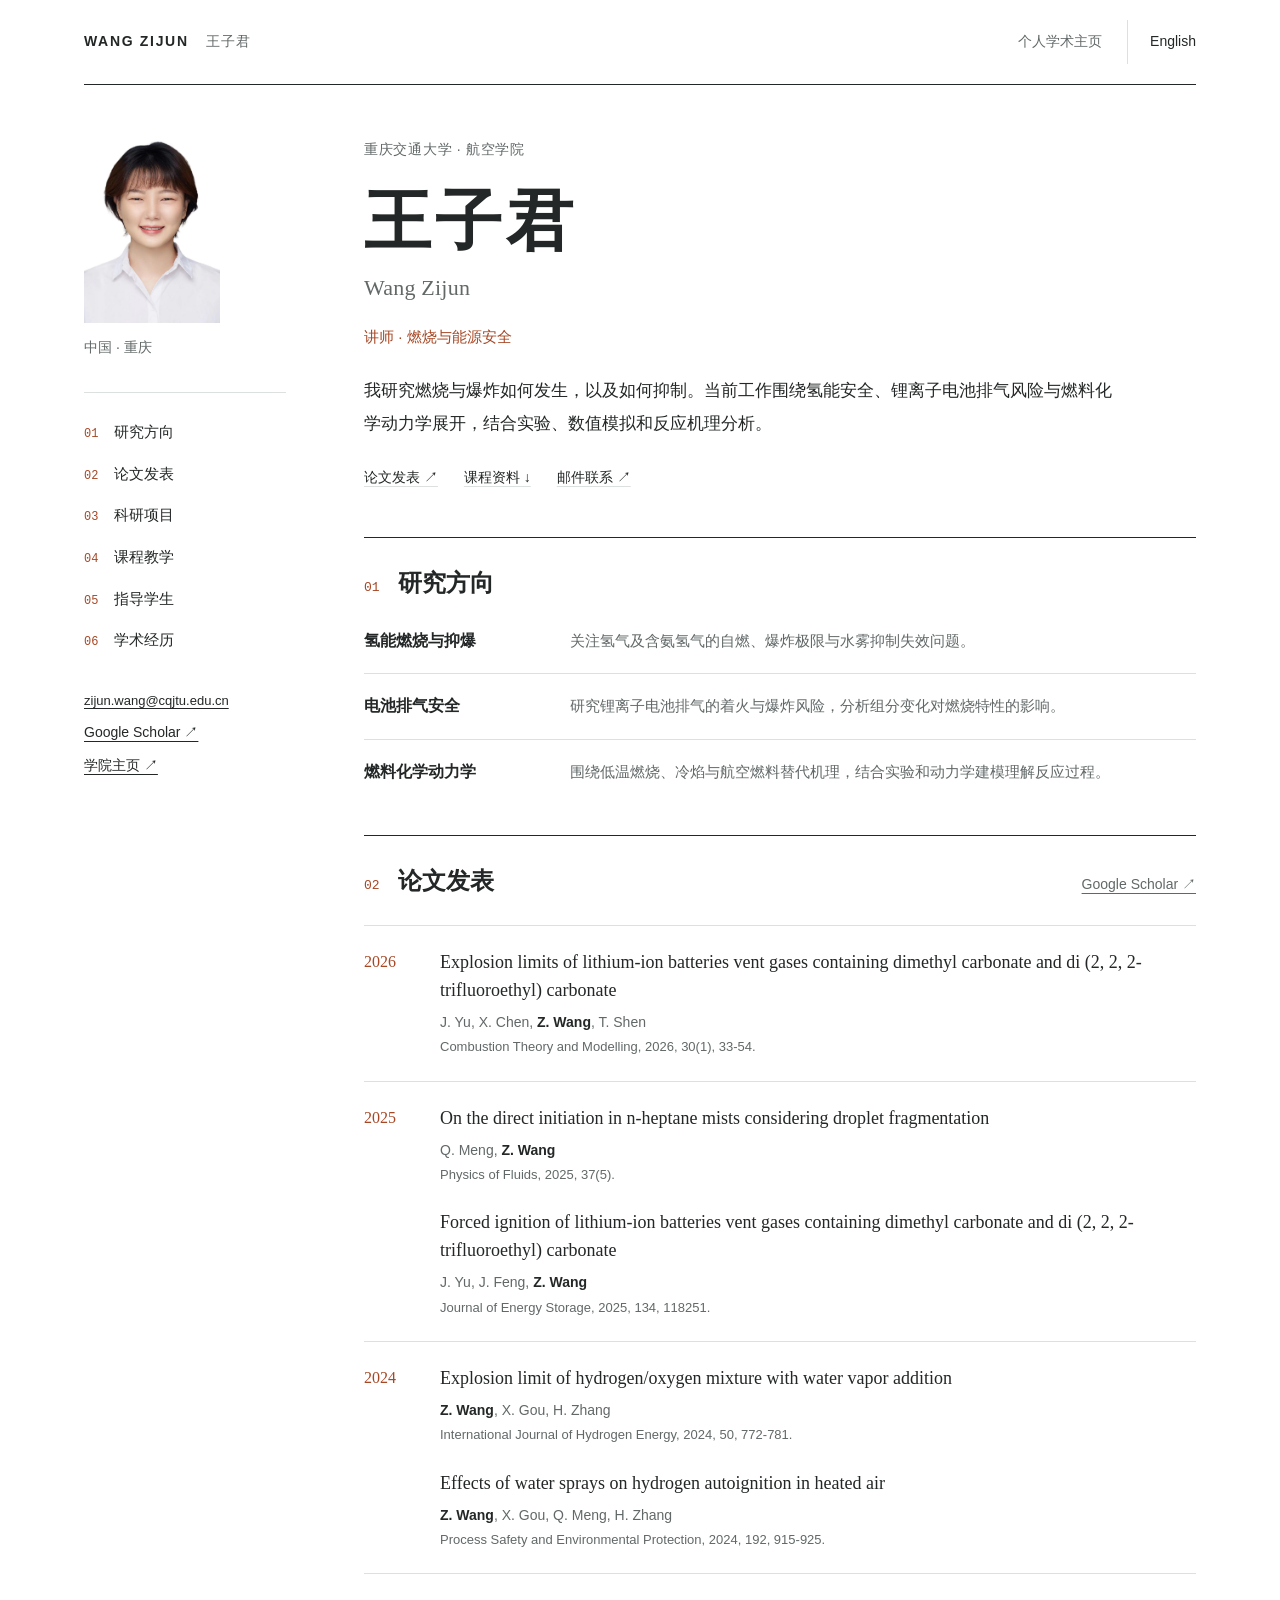
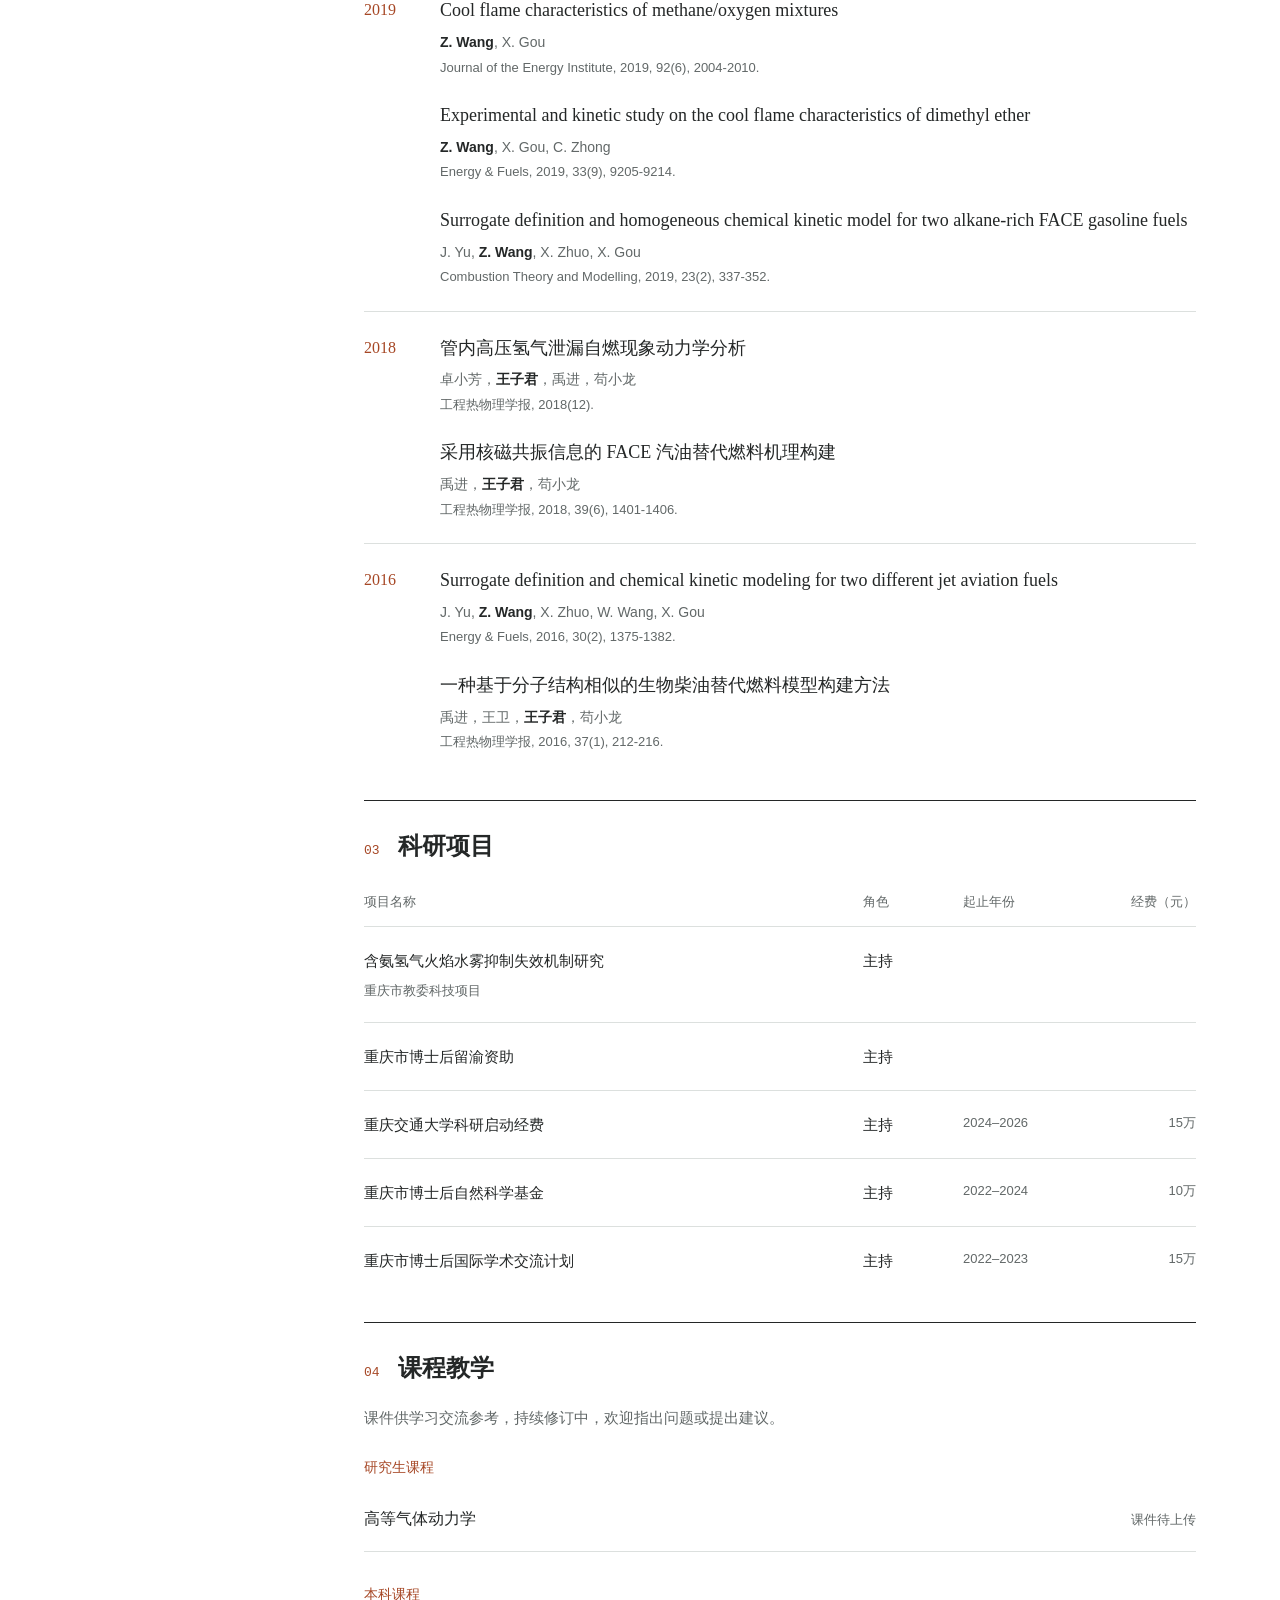
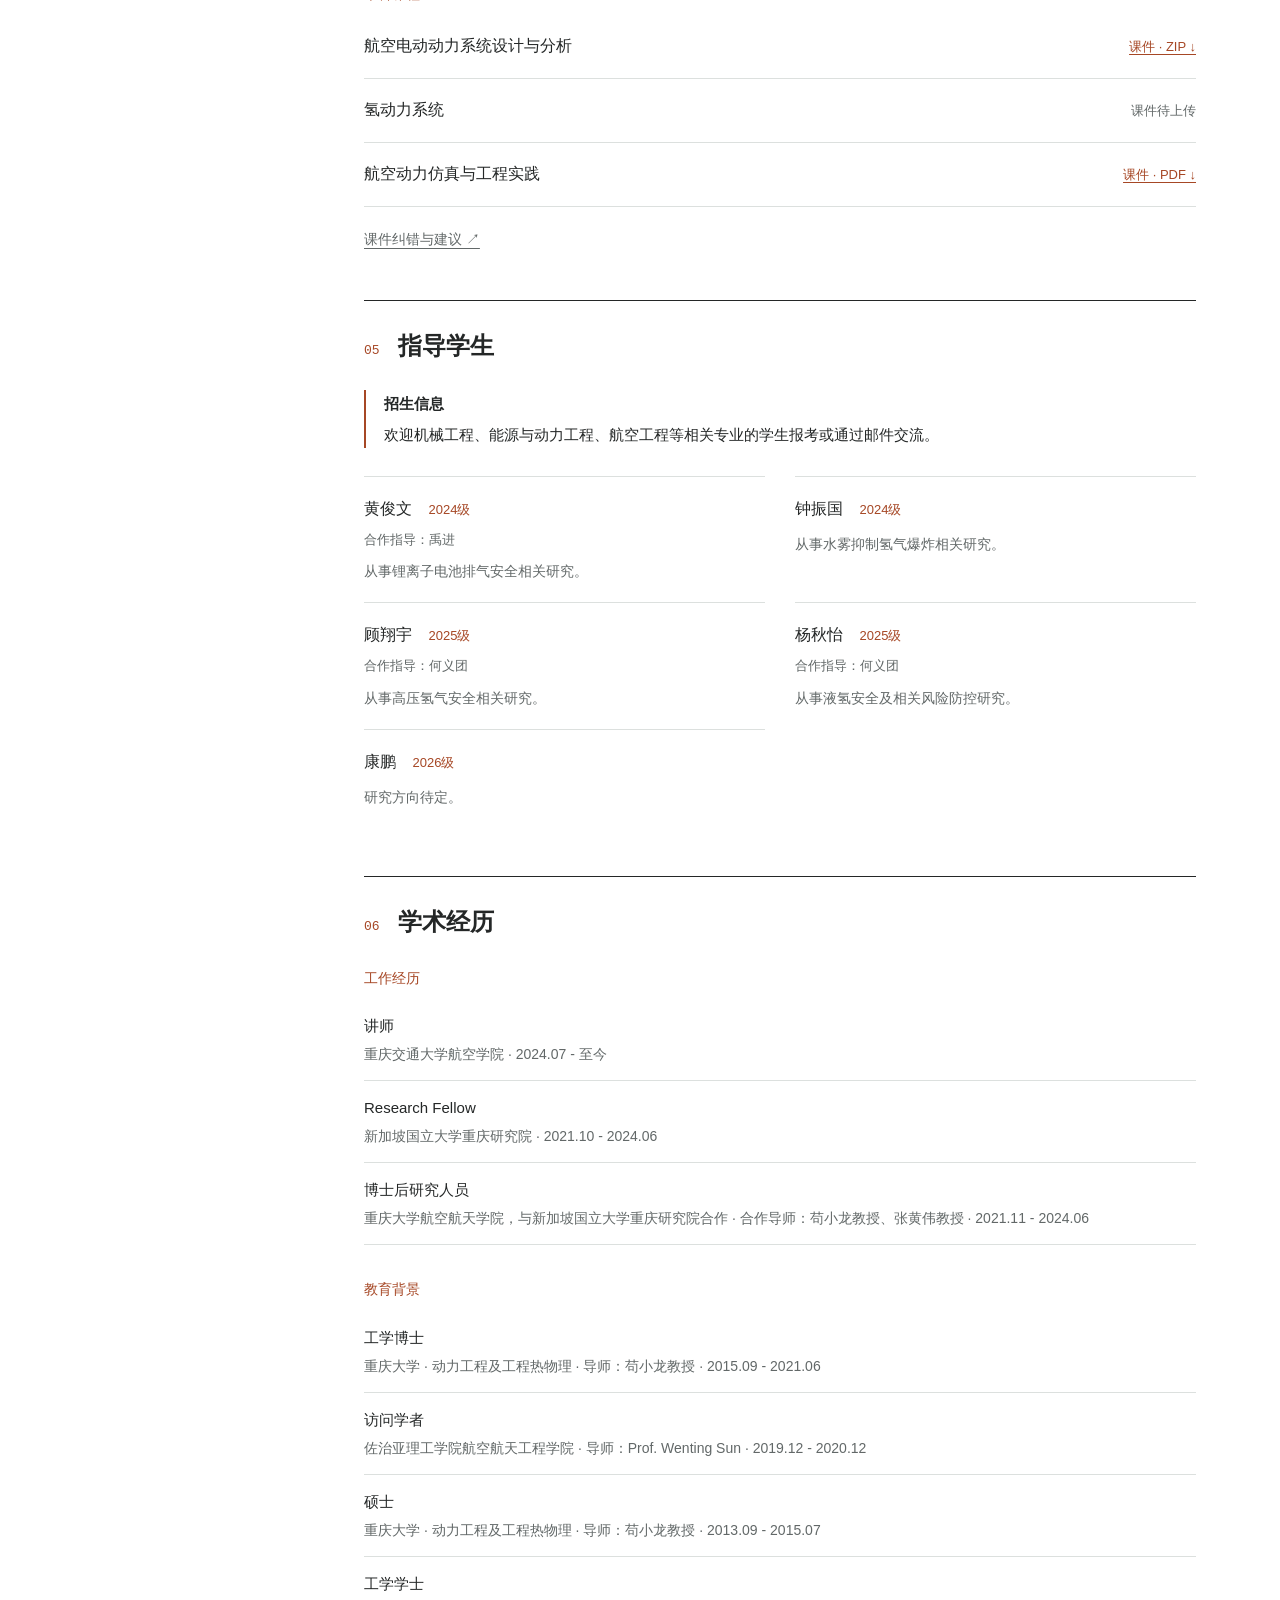
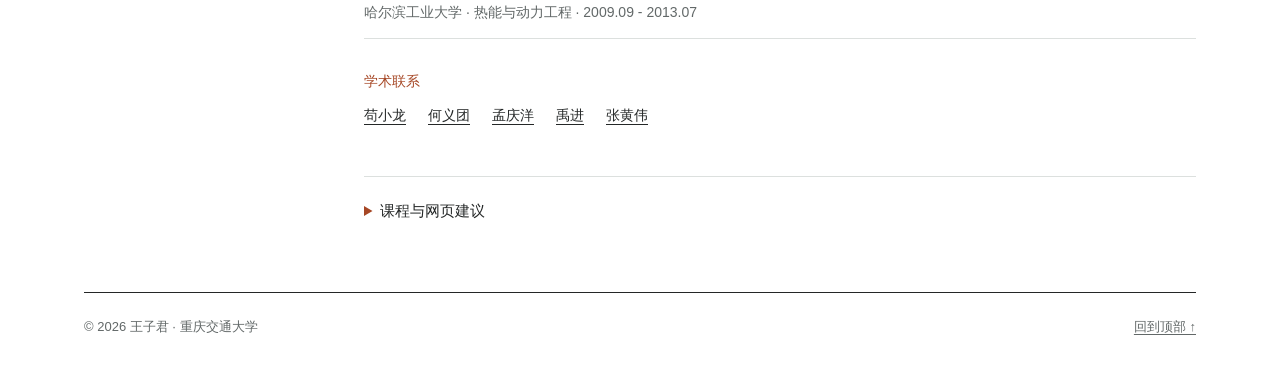
<file: index.html>
<!DOCTYPE html>
<html lang="zh-CN">
<head>
    <meta charset="UTF-8">
    <meta name="viewport" content="width=device-width, initial-scale=1.0">
    <meta name="description" content="王子君，重庆交通大学航空学院讲师。研究方向包括氢能燃烧与抑爆、电池排气安全和燃料化学动力学。Wang Zijun — combustion and energy safety research at Chongqing Jiaotong University.">
    <meta name="theme-color" content="#ffffff">
    <title>王子君 Wang Zijun | 重庆交通大学</title>
    <link rel="stylesheet" href="styles.css">
</head>
<body data-lang="zh">
    <a class="skip-link" href="#main"><span class="en">Skip to content</span><span class="zh">跳至正文</span></a>
    <div class="page" id="top">
        <header class="site-header">
            <a class="site-title" href="#top">WANG ZIJUN <span>王子君</span></a>
            <div class="header-actions">
                <span class="header-note"><span class="en">Academic homepage</span><span class="zh">个人学术主页</span></span>
                <button class="language-toggle" type="button" data-lang-toggle aria-label="Switch to English"><span class="en">中文</span><span class="zh">English</span></button>
            </div>
        </header>
        <div class="layout">
            <aside class="sidebar" aria-label="Profile and navigation">
                <figure><img src="wang_zijun.jpg" alt="王子君 Wang Zijun" class="profile-image" width="136" height="190"><figcaption class="portrait-caption"><span class="en">Chongqing, China</span><span class="zh">中国 · 重庆</span></figcaption></figure>
                <nav class="nav" aria-label="Primary navigation"><a href="#about"><span class="nav-number" aria-hidden="true">01</span><span class="en">Research</span><span class="zh">研究方向</span></a>
<a href="#publications"><span class="nav-number" aria-hidden="true">02</span><span class="en">Publications</span><span class="zh">论文发表</span></a>
<a href="#projects"><span class="nav-number" aria-hidden="true">03</span><span class="en">Projects</span><span class="zh">科研项目</span></a>
<a href="#teaching"><span class="nav-number" aria-hidden="true">04</span><span class="en">Teaching</span><span class="zh">课程教学</span></a>
<a href="#students"><span class="nav-number" aria-hidden="true">05</span><span class="en">Students</span><span class="zh">指导学生</span></a>
<a href="#experience"><span class="nav-number" aria-hidden="true">06</span><span class="en">Background</span><span class="zh">学术经历</span></a></nav>
                <div class="contact-brief" id="contact">
                    <a class="email" href="mailto:zijun.wang@cqjtu.edu.cn">zijun.wang@cqjtu.edu.cn</a>
                    <a href="https://scholar.google.com.hk/citations?hl=zh-CN&amp;user=TY1vSZoAAAAJ&amp;view_op=list_works">Google Scholar ↗</a>
                    <a href="http://cqia.cqjtu.edu.cn/info/1295/3762.htm"><span class="en">Faculty profile ↗</span><span class="zh">学院主页 ↗</span></a>
                </div>
            </aside>
            <main class="main-content" id="main">
                <section class="hero" aria-labelledby="profile-name">
                    <p class="eyebrow"><span class="en">School of Aeronautics · Chongqing Jiaotong University</span><span class="zh">重庆交通大学 · 航空学院</span></p>
                    <h1 id="profile-name"><span class="en">Wang Zijun</span><span class="zh">王子君</span></h1>
                    <span class="roman-name zh" lang="en">Wang Zijun</span>
                    <p class="position"><span class="en">Lecturer · Combustion &amp; energy safety</span><span class="zh">讲师 · 燃烧与能源安全</span></p>
                    <p class="lead"><span class="en">I study how combustion and explosions occur, and how they can be suppressed. My current work focuses on hydrogen safety, lithium-ion battery vent gases, and fuel chemical kinetics, using experiments, numerical simulation, and reaction mechanism analysis.</span><span class="zh">我研究燃烧与爆炸如何发生，以及如何抑制。当前工作围绕氢能安全、锂离子电池排气风险与燃料化学动力学展开，结合实验、数值模拟和反应机理分析。</span></p>
                    <div class="hero-links"><a href="#publications"><span class="en">Publications ↗</span><span class="zh">论文发表 ↗</span></a><a href="#teaching"><span class="en">Course materials ↓</span><span class="zh">课程资料 ↓</span></a><a href="mailto:zijun.wang@cqjtu.edu.cn"><span class="en">Email ↗</span><span class="zh">邮件联系 ↗</span></a></div>
                </section>
                <section class="content-section" id="about">
                    <div class="section-heading"><span class="section-number" aria-hidden="true">01</span><h2><span class="en">Research</span><span class="zh">研究方向</span></h2></div>
                    <ul class="research-list"><li><h3><span class="en">Hydrogen combustion &amp; suppression</span><span class="zh">氢能燃烧与抑爆</span></h3><p><span class="en">Autoignition, explosion limits, and the failure of water mist suppression in hydrogen and ammonia-containing hydrogen flames.</span><span class="zh">关注氢气及含氨氢气的自燃、爆炸极限与水雾抑制失效问题。</span></p></li>
<li><h3><span class="en">Battery vent gas safety</span><span class="zh">电池排气安全</span></h3><p><span class="en">Ignition and explosion risks of lithium-ion battery vent gases, and how gas composition affects combustion.</span><span class="zh">研究锂离子电池排气的着火与爆炸风险，分析组分变化对燃烧特性的影响。</span></p></li>
<li><h3><span class="en">Fuel chemical kinetics</span><span class="zh">燃料化学动力学</span></h3><p><span class="en">Experiments and kinetic modeling of low-temperature combustion, cool flames, and surrogate aviation fuels.</span><span class="zh">围绕低温燃烧、冷焰与航空燃料替代机理，结合实验和动力学建模理解反应过程。</span></p></li></ul>
                </section>
                <section class="content-section" id="publications">
                    <div class="section-heading"><span class="section-number" aria-hidden="true">02</span><h2><span class="en">Publications</span><span class="zh">论文发表</span></h2><a href="https://scholar.google.com.hk/citations?hl=zh-CN&amp;user=TY1vSZoAAAAJ&amp;view_op=list_works">Google Scholar ↗</a></div>
                    <div class="publication-group"><h3 class="publication-year">2026</h3><ol class="publication-list"><li><a class="publication-title" href="https://doi.org/10.1080/13647830.2025.2575757" target="_blank" rel="noopener">Explosion limits of lithium-ion batteries vent gases containing dimethyl carbonate and di (2, 2, 2-trifluoroethyl) carbonate</a><span class="publication-authors">J. Yu, X. Chen, <strong>Z. Wang</strong>, T. Shen</span><span class="journal">Combustion Theory and Modelling, 2026, 30(1), 33-54.</span></li></ol></div>
<div class="publication-group"><h3 class="publication-year">2025</h3><ol class="publication-list"><li><a class="publication-title" href="https://doi.org/10.1063/5.0265885" target="_blank" rel="noopener">On the direct initiation in n-heptane mists considering droplet fragmentation</a><span class="publication-authors">Q. Meng, <strong>Z. Wang</strong></span><span class="journal">Physics of Fluids, 2025, 37(5).</span></li>
<li><a class="publication-title" href="https://doi.org/10.1016/j.est.2025.118251" target="_blank" rel="noopener">Forced ignition of lithium-ion batteries vent gases containing dimethyl carbonate and di (2, 2, 2-trifluoroethyl) carbonate</a><span class="publication-authors">J. Yu, J. Feng, <strong>Z. Wang</strong></span><span class="journal">Journal of Energy Storage, 2025, 134, 118251.</span></li></ol></div>
<div class="publication-group"><h3 class="publication-year">2024</h3><ol class="publication-list"><li><a class="publication-title" href="https://doi.org/10.1016/j.ijhydene.2023.06.321" target="_blank" rel="noopener">Explosion limit of hydrogen/oxygen mixture with water vapor addition</a><span class="publication-authors"><strong>Z. Wang</strong>, X. Gou, H. Zhang</span><span class="journal">International Journal of Hydrogen Energy, 2024, 50, 772-781.</span></li>
<li><a class="publication-title" href="https://doi.org/10.1016/j.psep.2024.10.069" target="_blank" rel="noopener">Effects of water sprays on hydrogen autoignition in heated air</a><span class="publication-authors"><strong>Z. Wang</strong>, X. Gou, Q. Meng, H. Zhang</span><span class="journal">Process Safety and Environmental Protection, 2024, 192, 915-925.</span></li></ol></div>
<div class="publication-group"><h3 class="publication-year">2019</h3><ol class="publication-list"><li><a class="publication-title" href="https://doi.org/10.1016/j.joei.2018.10.011" target="_blank" rel="noopener">Cool flame characteristics of methane/oxygen mixtures</a><span class="publication-authors"><strong>Z. Wang</strong>, X. Gou</span><span class="journal">Journal of the Energy Institute, 2019, 92(6), 2004-2010.</span></li>
<li><a class="publication-title" href="https://doi.org/10.1021/acs.energyfuels.9b01711" target="_blank" rel="noopener">Experimental and kinetic study on the cool flame characteristics of dimethyl ether</a><span class="publication-authors"><strong>Z. Wang</strong>, X. Gou, C. Zhong</span><span class="journal">Energy &amp; Fuels, 2019, 33(9), 9205-9214.</span></li>
<li><a class="publication-title" href="https://doi.org/10.1080/13647830.2018.1532114" target="_blank" rel="noopener">Surrogate definition and homogeneous chemical kinetic model for two alkane-rich FACE gasoline fuels</a><span class="publication-authors">J. Yu, <strong>Z. Wang</strong>, X. Zhuo, X. Gou</span><span class="journal">Combustion Theory and Modelling, 2019, 23(2), 337-352.</span></li></ol></div>
<div class="publication-group"><h3 class="publication-year">2018</h3><ol class="publication-list"><li><a class="publication-title" href="https://s.wanfangdata.com.cn/paper?q=%E7%AE%A1%E5%86%85%E9%AB%98%E5%8E%8B%E6%B0%A2%E6%B0%94%E6%B3%84%E6%BC%8F%E8%87%AA%E7%87%83%E7%8E%B0%E8%B1%A1%E5%8A%A8%E5%8A%9B%E5%AD%A6%E5%88%86%E6%9E%90" target="_blank" rel="noopener">管内高压氢气泄漏自燃现象动力学分析</a><span class="publication-authors">卓小芳，<strong>王子君</strong>，禹进，苟小龙</span><span class="journal">工程热物理学报, 2018(12).</span></li>
<li><a class="publication-title" href="https://s.wanfangdata.com.cn/paper?q=%E9%87%87%E7%94%A8%E6%A0%B8%E7%A3%81%E5%85%B1%E6%8C%AF%E4%BF%A1%E6%81%AF%E7%9A%84%20FACE%20%E6%B1%BD%E6%B2%B9%E6%9B%BF%E4%BB%A3%E7%87%83%E6%96%99%E6%9C%BA%E7%90%86%E6%9E%84%E5%BB%BA" target="_blank" rel="noopener">采用核磁共振信息的 FACE 汽油替代燃料机理构建</a><span class="publication-authors">禹进，<strong>王子君</strong>，苟小龙</span><span class="journal">工程热物理学报, 2018, 39(6), 1401-1406.</span></li></ol></div>
<div class="publication-group"><h3 class="publication-year">2016</h3><ol class="publication-list"><li><a class="publication-title" href="https://doi.org/10.1021/acs.energyfuels.5b02717" target="_blank" rel="noopener">Surrogate definition and chemical kinetic modeling for two different jet aviation fuels</a><span class="publication-authors">J. Yu, <strong>Z. Wang</strong>, X. Zhuo, W. Wang, X. Gou</span><span class="journal">Energy &amp; Fuels, 2016, 30(2), 1375-1382.</span></li>
<li><a class="publication-title" href="https://s.wanfangdata.com.cn/paper?q=%E4%B8%80%E7%A7%8D%E5%9F%BA%E4%BA%8E%E5%88%86%E5%AD%90%E7%BB%93%E6%9E%84%E7%9B%B8%E4%BC%BC%E7%9A%84%E7%94%9F%E7%89%A9%E6%9F%B4%E6%B2%B9%E6%9B%BF%E4%BB%A3%E7%87%83%E6%96%99%E6%A8%A1%E5%9E%8B%E6%9E%84%E5%BB%BA%E6%96%B9%E6%B3%95" target="_blank" rel="noopener">一种基于分子结构相似的生物柴油替代燃料模型构建方法</a><span class="publication-authors">禹进，王卫，<strong>王子君</strong>，苟小龙</span><span class="journal">工程热物理学报, 2016, 37(1), 212-216.</span></li></ol></div>
                </section>
                <section class="content-section" id="projects">
                    <div class="section-heading"><span class="section-number" aria-hidden="true">03</span><h2><span class="en">Research projects</span><span class="zh">科研项目</span></h2></div>
                    <table class="project-table">
                        <thead><tr><th scope="col"><span class="en">Project</span><span class="zh">项目名称</span></th><th scope="col"><span class="en">Role</span><span class="zh">角色</span></th><th scope="col"><span class="en">Period</span><span class="zh">起止年份</span></th><th scope="col"><span class="en">RMB</span><span class="zh">经费（元）</span></th></tr></thead>
                        <tbody><tr><td class="project-name"><strong><span class="en">Study on the Failure Mechanisms of Water Mist Suppression of Ammonia-Containing Hydrogen Flames</span><span class="zh">含氨氢气火焰水雾抑制失效机制研究</span></strong><span class="project-funder"><span class="en">Science and Technology Project of the Chongqing Municipal Education Commission</span><span class="zh">重庆市教委科技项目</span></span></td><td class="project-role"><span class="en">PI</span><span class="zh">主持</span></td><td class="project-dates"></td><td class="project-amount"></td></tr>
<tr><td class="project-name"><strong><span class="en">Chongqing Postdoctoral Retention Support Program</span><span class="zh">重庆市博士后留渝资助</span></strong></td><td class="project-role"><span class="en">PI</span><span class="zh">主持</span></td><td class="project-dates"></td><td class="project-amount"></td></tr>
<tr><td class="project-name"><strong><span class="en">Research Start-up Fund, Chongqing Jiaotong University</span><span class="zh">重庆交通大学科研启动经费</span></strong></td><td class="project-role"><span class="en">PI</span><span class="zh">主持</span></td><td class="project-dates">2024–2026</td><td class="project-amount"><span class="en">150,000</span><span class="zh">15万</span></td></tr>
<tr><td class="project-name"><strong><span class="en">Chongqing Postdoctoral Natural Science Foundation</span><span class="zh">重庆市博士后自然科学基金</span></strong></td><td class="project-role"><span class="en">PI</span><span class="zh">主持</span></td><td class="project-dates">2022–2024</td><td class="project-amount"><span class="en">100,000</span><span class="zh">10万</span></td></tr>
<tr><td class="project-name"><strong><span class="en">Chongqing Postdoctoral International Academic Exchange Program</span><span class="zh">重庆市博士后国际学术交流计划</span></strong></td><td class="project-role"><span class="en">PI</span><span class="zh">主持</span></td><td class="project-dates">2022–2023</td><td class="project-amount"><span class="en">150,000</span><span class="zh">15万</span></td></tr></tbody>
                    </table>
                </section>
                <section class="content-section" id="teaching">
                    <div class="section-heading"><span class="section-number" aria-hidden="true">04</span><h2><span class="en">Teaching</span><span class="zh">课程教学</span></h2></div>
                    <p class="section-note"><span class="en">Course materials are shared for study and reference. Corrections and suggestions are welcome.</span><span class="zh">课件供学习交流参考，持续修订中，欢迎指出问题或提出建议。</span></p>
                    <div class="course-group"><h3 class="group-label"><span class="en">Graduate course</span><span class="zh">研究生课程</span></h3><ul class="course-list"><li><strong><span class="en">Advanced Gas Dynamics</span><span class="zh">高等气体动力学</span></strong><span class="material-status"><span class="en">Materials forthcoming</span><span class="zh">课件待上传</span></span></li></ul></div>
                    <div class="course-group"><h3 class="group-label"><span class="en">Undergraduate courses</span><span class="zh">本科课程</span></h3><ul class="course-list"><li><strong><span class="en">Design and Analysis of Aviation Electric Propulsion Systems</span><span class="zh">航空电动动力系统设计与分析</span></strong><span class="material-status"><a href="materials/aviation-electric-propulsion.zip" download><span class="en">Materials · ZIP ↓</span><span class="zh">课件 · ZIP ↓</span></a></span></li>
<li><strong><span class="en">Hydrogen Power Systems</span><span class="zh">氢动力系统</span></strong><span class="material-status"><span class="en">Materials forthcoming</span><span class="zh">课件待上传</span></span></li>
<li><strong><span class="en">Aviation Power Simulation and Engineering Practice</span><span class="zh">航空动力仿真与工程实践</span></strong><span class="material-status"><a href="materials/aviation-power-simulation-practice.pdf" download><span class="en">Materials · PDF ↓</span><span class="zh">课件 · PDF ↓</span></a></span></li></ul></div>
                    <p class="course-feedback"><a href="#comments" data-open-feedback><span class="en">Suggest a correction to the materials ↗</span><span class="zh">课件纠错与建议 ↗</span></a></p>
                </section>
                <section class="content-section" id="students">
                    <div class="section-heading"><span class="section-number" aria-hidden="true">05</span><h2><span class="en">Graduate students</span><span class="zh">指导学生</span></h2></div>
                    <p class="admission-note"><strong><span class="en">Prospective students</span><span class="zh">招生信息</span></strong><span class="en">Students in mechanical engineering, energy and power engineering, aviation engineering, and related fields are welcome to get in touch.</span><span class="zh">欢迎机械工程、能源与动力工程、航空工程等相关专业的学生报考或通过邮件交流。</span></p>
                    <ul class="student-list">
                            <li>
                                <strong><span class="en">Junwen Huang</span><span class="zh">黄俊文</span></strong>
                                <span class="student-year"><span class="en">Class of 2024</span><span class="zh">2024级</span></span>
                                <span class="student-advisor"><span class="en">Co-advised: Yu Jin</span><span class="zh">合作指导：禹进</span></span>
                                <p><span class="en">Research on safety issues associated with lithium-ion battery vent gases.</span><span class="zh">从事锂离子电池排气安全相关研究。</span></p>
                            </li>
                            <li>
                                <strong><span class="en">Zhenguo Zhong</span><span class="zh">钟振国</span></strong>
                                <span class="student-year"><span class="en">Class of 2024</span><span class="zh">2024级</span></span>
                                <p><span class="en">Research on water mist suppression of hydrogen explosions.</span><span class="zh">从事水雾抑制氢气爆炸相关研究。</span></p>
                            </li>
                            <li>
                                <strong><span class="en">Xiangyu Gu</span><span class="zh">顾翔宇</span></strong>
                                <span class="student-year"><span class="en">Class of 2025</span><span class="zh">2025级</span></span>
                                <span class="student-advisor"><span class="en">Co-advised: He Yituan</span><span class="zh">合作指导：何义团</span></span>
                                <p><span class="en">Research on high-pressure hydrogen safety.</span><span class="zh">从事高压氢气安全相关研究。</span></p>
                            </li>
                            <li>
                                <strong><span class="en">Qiuyi Yang</span><span class="zh">杨秋怡</span></strong>
                                <span class="student-year"><span class="en">Class of 2025</span><span class="zh">2025级</span></span>
                                <span class="student-advisor"><span class="en">Co-advised: He Yituan</span><span class="zh">合作指导：何义团</span></span>
                                <p><span class="en">Research on liquid hydrogen safety and related hazard mitigation.</span><span class="zh">从事液氢安全及相关风险防控研究。</span></p>
                            </li>
                            <li>
                                <strong><span class="en">Peng Kang</span><span class="zh">康鹏</span></strong>
                                <span class="student-year"><span class="en">Class of 2026</span><span class="zh">2026级</span></span>
                                <p><span class="en">Research direction to be determined.</span><span class="zh">研究方向待定。</span></p>
                            </li>
                        </ul>
                </section>
                <section class="content-section" id="experience">
                    <div class="section-heading"><span class="section-number" aria-hidden="true">06</span><h2><span class="en">Academic background</span><span class="zh">学术经历</span></h2></div>
                    <div class="cv-block"><h3 class="group-label"><span class="en">Appointments</span><span class="zh">工作经历</span></h3><ul class="timeline">
                            <li>
                                <strong><span class="en">Lecturer</span><span class="zh">讲师</span></strong>
                                <span><span class="en">School of Aeronautics, Chongqing Jiaotong University &middot; 2024.07 - Present</span><span class="zh">重庆交通大学航空学院 &middot; 2024.07 - 至今</span></span>
                            </li>
                            <li>
                                <strong><span class="en">Research Fellow</span><span class="zh">Research Fellow</span></strong>
                                <span><span class="en">National University of Singapore, Chongqing Research Institute &middot; 2021.10 - 2024.06</span><span class="zh">新加坡国立大学重庆研究院 &middot; 2021.10 - 2024.06</span></span>
                            </li>
                            <li>
                                <strong><span class="en">Postdoctoral Researcher</span><span class="zh">博士后研究人员</span></strong>
                                <span><span class="en">Chongqing University, School of Aerospace Engineering, in collaboration with National University of Singapore, Chongqing Research Institute &middot; Advisors: Prof. XiaoLong Gou and Prof. Huangwei Zhang &middot; 2021.11 - 2024.06</span><span class="zh">重庆大学航空航天学院，与新加坡国立大学重庆研究院合作 &middot; 合作导师：苟小龙教授、张黄伟教授 &middot; 2021.11 - 2024.06</span></span>
                            </li>
                        </ul></div>
                    <div class="cv-block" id="education"><h3 class="group-label"><span class="en">Education</span><span class="zh">教育背景</span></h3><ul class="timeline">
                            <li>
                                <strong><span class="en">Doctor of Engineering</span><span class="zh">工学博士</span></strong>
                                <span><span class="en">Chongqing University &middot; Power Engineering and Engineering Thermophysics &middot; Advisor: Prof. XiaoLong Gou &middot; 2015.09 - 2021.06</span><span class="zh">重庆大学 &middot; 动力工程及工程热物理 &middot; 导师：苟小龙教授 &middot; 2015.09 - 2021.06</span></span>
                            </li>
                            <li>
                                <strong><span class="en">Visiting Scholar</span><span class="zh">访问学者</span></strong>
                                <span><span class="en">Georgia Institute of Technology, School of Aerospace Engineering &middot; Advisor: Prof. Wenting Sun &middot; 2019.12 - 2020.12</span><span class="zh">佐治亚理工学院航空航天工程学院 &middot; 导师：Prof. Wenting Sun &middot; 2019.12 - 2020.12</span></span>
                            </li>
                            <li>
                                <strong><span class="en">Master's Degree</span><span class="zh">硕士</span></strong>
                                <span><span class="en">Chongqing University &middot; Power Engineering and Engineering Thermophysics &middot; Advisor: Prof. XiaoLong Gou &middot; 2013.09 - 2015.07</span><span class="zh">重庆大学 &middot; 动力工程及工程热物理 &middot; 导师：苟小龙教授 &middot; 2013.09 - 2015.07</span></span>
                            </li>
                            <li>
                                <strong><span class="en">Bachelor of Engineering</span><span class="zh">工学学士</span></strong>
                                <span><span class="en">Harbin Institute of Technology &middot; Thermal and Power Engineering &middot; 2009.09 - 2013.07</span><span class="zh">哈尔滨工业大学 &middot; 热能与动力工程 &middot; 2009.09 - 2013.07</span></span>
                            </li>
                        </ul></div>
                    <div class="academic-network"><h3 class="group-label"><span class="en">Academic connections</span><span class="zh">学术联系</span></h3><div class="network-links"><a href="https://cte.cqu.edu.cn/szdw/jslb/gxl.htm"><span class="en">Gou Xiaolong</span><span class="zh">苟小龙</span></a>
<a href="http://yjsgl.cqjtu.edu.cn/gmis/dsfc/dsfcgrxx/c005ca382363525301009c33460d1215"><span class="en">He Yituan</span><span class="zh">何义团</span></a>
<a href="https://scholar.google.com/citations?user=BUFHPfIAAAAJ&amp;hl=zh-CN"><span class="en">Meng Qingyang</span><span class="zh">孟庆洋</span></a>
<a href="http://yjsgl.cqjtu.edu.cn/gmis/dsfc/dsfcgrxx/9bc7468a7b3bc22e4759a29a65c6a62f"><span class="en">Yu Jin</span><span class="zh">禹进</span></a>
<a href="https://blog.nus.edu.sg/huangwei/"><span class="en">Zhang Huangwei</span><span class="zh">张黄伟</span></a></div></div>
                </section>
                <details class="feedback" id="comments">
                    <summary><span class="en">Course &amp; website feedback</span><span class="zh">课程与网页建议</span></summary>
                    <p class="section-note"><span class="en">This form opens a draft in your email app for you to review and send.</span><span class="zh">填写后会打开邮件客户端生成草稿，由你确认后发送。</span></p>
                    <form class="comment-form" data-comment-form>
                            <div class="form-grid">
                                <div class="form-field">
                                    <label for="comment-name"><span class="en">Name</span><span class="zh">姓名</span></label>
                                    <input id="comment-name" name="name" type="text" autocomplete="name">
                                </div>
                                <div class="form-field">
                                    <label for="comment-email"><span class="en">Email</span><span class="zh">邮箱</span></label>
                                    <input id="comment-email" name="email" type="email" autocomplete="email">
                                </div>
                            </div>
                            <div class="form-field">
                                <label for="comment-topic"><span class="en">Topic</span><span class="zh">建议主题</span></label>
                                <select id="comment-topic" name="topic">
                                    <option value="Aviation Electric Propulsion / 航空电动动力系统设计与分析">Aviation Electric Propulsion / 航空电动动力系统设计与分析</option>
                                    <option value="Hydrogen Power Systems / 氢动力系统">Hydrogen Power Systems / 氢动力系统</option>
                                    <option value="Aviation Power Simulation / 航空动力仿真与工程实践">Aviation Power Simulation / 航空动力仿真与工程实践</option>
                                    <option value="Advanced Gas Dynamics / 高等气体动力学">Advanced Gas Dynamics / 高等气体动力学</option>
<option value="Homepage / 网页内容">Homepage / 网页内容</option>
                                    <option value="Other / 其他">Other / 其他</option>
                                </select>
                            </div>
                            <div class="form-field">
                                <label for="comment-message"><span class="en">Comment</span><span class="zh">建议内容</span></label>
                                <textarea id="comment-message" name="message" required></textarea>
                            </div>
                            <div class="form-actions">
                                <button class="button" type="submit"><span class="en">Open email draft</span><span class="zh">打开邮件草稿</span></button>
                                <p class="form-note"><span class="en">To: zijun.wang@cqjtu.edu.cn</span><span class="zh">收件人：zijun.wang@cqjtu.edu.cn</span></p>
                            </div>
                        </form>
                </details>
            </main>
        </div>
        <footer class="site-footer"><span>© 2026 <span class="en">Wang Zijun · Chongqing Jiaotong University</span><span class="zh">王子君 · 重庆交通大学</span></span><a href="#top"><span class="en">Back to top ↑</span><span class="zh">回到顶部 ↑</span></a></footer>
    </div>
    <script>
        (() => {
            const languageStorageKey = "wang-zijun-homepage-language";
            const toggle = document.querySelector("[data-lang-toggle]");
            const setLanguage = (language) => {
                const nextLanguage = language === "zh" ? "zh" : "en";
                document.body.dataset.lang = nextLanguage;
                document.documentElement.lang = nextLanguage === "zh" ? "zh-CN" : "en";
                if (toggle) {
                    toggle.setAttribute("aria-label", nextLanguage === "zh" ? "Switch to English" : "切换到中文");
                }
                try { localStorage.setItem(languageStorageKey, nextLanguage); } catch {}
            };

            let storedLanguage;
            try { storedLanguage = localStorage.getItem(languageStorageKey); } catch {}
            setLanguage(storedLanguage || "zh");

            if (toggle) {
                toggle.addEventListener("click", () => {
                    setLanguage(document.body.dataset.lang === "zh" ? "en" : "zh");
                });
            }

            const commentForm = document.querySelector("[data-comment-form]");
            if (commentForm) {
                commentForm.addEventListener("submit", (event) => {
                    event.preventDefault();
                    const formData = new FormData(commentForm);
                    const name = formData.get("name") || "Anonymous";
                    const email = formData.get("email") || "Not provided";
                    const topic = formData.get("topic") || "General comment";
                    const message = formData.get("message") || "";
                    const subject = `[Homepage Comment] ${topic}`;
                    const body = [
                        `Name: ${name}`,
                        `Email: ${email}`,
                        `Topic: ${topic}`,
                        "",
                        "Comment:",
                        message
                    ].join("\n");
                    window.location.href = `mailto:zijun.wang@cqjtu.edu.cn?subject=${encodeURIComponent(subject)}&body=${encodeURIComponent(body)}`;
                });
            }
        })();

        const openFeedback = () => {
            if (window.location.hash === '#comments') document.getElementById('comments').open = true;
        };
        window.addEventListener('hashchange', openFeedback);
        document.querySelector('[data-open-feedback]').addEventListener('click', () => { document.getElementById('comments').open = true; });
        openFeedback();
    </script>
    <!-- Cloudflare Web Analytics -->
    <script defer src="https://static.cloudflareinsights.com/beacon.min.js" data-cf-beacon='{"token":"1d94720887a349d185adf7042bf86162"}'></script>
    <!-- End Cloudflare Web Analytics -->
</body>
</html>
</file>
<file: styles.css>
:root {
    color-scheme: light;
    --ink: #242727;
    --muted: #626868;
    --accent: #a64725;
    --line: #dce0de;
    --paper: #fff;
    --soft: #f5f6f5;
    --header-height: 85px;
    --serif: "Noto Serif SC", "Source Han Serif SC", "Songti SC", SimSun, Georgia, serif;
    --sans: "Segoe UI", "PingFang SC", "Microsoft YaHei", sans-serif;
}
* { box-sizing: border-box; }
html { scroll-behavior: smooth; scroll-padding-top: 2rem; }
body { margin: 0; background: var(--paper); color: var(--ink); font: 1rem/1.8 var(--sans); }
body[data-lang="zh"] .en, body[data-lang="en"] .zh { display: none !important; }
a { color: inherit; text-decoration-thickness: 1px; text-underline-offset: .25em; }
a:hover { color: var(--accent); }
a, p, li, td { overflow-wrap: anywhere; }
button, input, select, textarea { font: inherit; }
button, a, input, select, textarea, summary { -webkit-tap-highlight-color: transparent; }
:focus-visible { outline: 2px solid var(--accent); outline-offset: 5px; }
button, summary { cursor: pointer; }
img { display: block; max-width: 100%; }
p, h1, h2, h3, figure { margin: 0; }
ul, ol { margin: 0; padding: 0; }
.page { max-width: 1192px; margin: auto; padding: 0 40px; }
.skip-link { position: absolute; left: 20px; top: -100px; padding: 8px 16px; background: white; z-index: 30; }
.skip-link:focus { top: 10px; }
.site-header { min-height: var(--header-height); display: flex; align-items: center; justify-content: space-between; gap: 24px; border-bottom: 1px solid var(--ink); }
.site-title { text-decoration: none; font-size: .875rem; letter-spacing: .12em; font-weight: 600; }
.site-title span { color: var(--muted); font-weight: 400; letter-spacing: .06em; margin-left: 12px; }
.header-actions { display: flex; align-items: center; gap: 25px; font-size: .875rem; }
.header-note { color: var(--muted); }
.language-toggle { border: 0; border-left: 1px solid var(--line); background: none; color: var(--ink); padding: 8px 0 8px 22px; min-height: 44px; }
.language-toggle:hover { color: var(--accent); }
.layout { display: grid; grid-template-columns: 202px minmax(0, 1fr); gap: 78px; align-items: start; }
.sidebar { position: sticky; top: 32px; padding-top: 48px; padding-bottom: 36px; }
.profile-image { width: 136px; height: 190px; object-fit: cover; }
.portrait-caption { margin-top: 12px; font-size: .875rem; color: var(--muted); }
.nav { margin-top: 32px; padding-top: 18px; border-top: 1px solid var(--line); }
.nav a { display: flex; align-items: baseline; gap: 16px; text-decoration: none; padding: 7px 0; font-size: .9375rem; }
.nav .nav-number { font: .75rem/1.8 "Courier New", monospace; color: var(--accent); }
.contact-brief { margin-top: 28px; font-size: .875rem; }
.contact-brief a { display: block; margin-top: 8px; }
.contact-brief .email { font-size: .8125rem; }
.main-content { min-width: 0; }
.hero { padding: 52px 0 46px; }
.eyebrow { color: var(--muted); font-size: .875rem; letter-spacing: .05em; margin-bottom: 18px; }
h1 { font: 600 clamp(2.8rem, 5.2vw, 4.2rem)/1.25 var(--serif); letter-spacing: .06em; }
body[data-lang="en"] h1 { font-family: Georgia, "Times New Roman", serif; letter-spacing: -.045em; font-weight: 400; }
.roman-name { display: block; margin-top: 10px; font: 1.375rem/1.4 Georgia, serif; letter-spacing: .01em; color: var(--muted); }
.position { margin-top: 19px; color: var(--accent); font-size: .9375rem; }
.lead { margin-top: 24px; font-size: 1.0625rem; line-height: 1.95; max-width: 44em; }
.hero-links { display: flex; gap: 26px; margin-top: 25px; font-size: .875rem; flex-wrap: wrap; }
.hero-links a { text-decoration-color: var(--line); }
.content-section { border-top: 1px solid var(--ink); padding: 27px 0 48px; }
.section-heading { display: flex; align-items: baseline; gap: 18px; margin-bottom: 26px; }
.section-number { color: var(--accent); font: .8125rem/1.6 "Courier New", monospace; }
h2 { font: 600 1.5rem/1.5 var(--serif); }
body[data-lang="en"] h2 { font-family: Georgia, "Times New Roman", serif; font-weight: 400; }
.section-heading > a { margin-left: auto; font-size: .875rem; color: var(--muted); }
.research-list { list-style: none; }
.research-list li { display: grid; grid-template-columns: 180px minmax(0, 1fr); gap: 26px; padding: 18px 0; border-top: 1px solid var(--line); }
.research-list li:first-child { padding-top: 0; border: 0; }
.research-list li:last-child { padding-bottom: 0; }
.research-list h3 { font-size: 1rem; font-weight: 600; }
.research-list p { color: var(--muted); font-size: .9375rem; line-height: 1.85; }
.publication-group { display: grid; grid-template-columns: 58px minmax(0, 1fr); gap: 18px; padding-top: 23px; margin-top: 23px; border-top: 1px solid var(--line); }
.publication-group:first-of-type { padding-top: 0; margin-top: 0; border: 0; }
.publication-year { font: 1rem/1.6 Georgia, serif; color: var(--accent); }
.publication-list { list-style: none; }
.publication-list li + li { margin-top: 24px; }
.publication-title { display: block; font: 1.125rem/1.55 Georgia, "Noto Serif SC", SimSun, serif; text-decoration: none; }
.publication-title:hover { text-decoration: underline; }
.publication-authors { display: block; color: var(--muted); font-size: .875rem; margin-top: 6px; line-height: 1.6; }
.publication-authors strong { color: var(--ink); font-weight: 600; }
.journal { display: block; font-size: .8125rem; color: var(--muted); line-height: 1.65; margin-top: 3px; }
.project-table { border-collapse: collapse; width: 100%; font-size: .9375rem; text-align: left; }
.project-table th { font-size: .8125rem; color: var(--muted); font-weight: 400; border-bottom: 1px solid var(--line); padding: 0 14px 12px 0; }
.project-table td { padding: 20px 14px 20px 0; border-bottom: 1px solid var(--line); vertical-align: top; }
.project-table tr:last-child td { border-bottom: 0; padding-bottom: 0; }
.project-table th:last-child, .project-table td:last-child { padding-right: 0; text-align: right; }
.project-name { width: 60%; }
.project-name strong { font-weight: 500; display: block; }
.project-funder { display: block; color: var(--muted); font-size: .8125rem; margin-top: 5px; }
.project-role { width: 12%; white-space: nowrap; }
.project-dates, .project-amount { color: var(--muted); font-size: .8125rem; white-space: nowrap; }
.project-dates { width: 17%; }
.project-amount { width: 11%; }
.section-note { color: var(--muted); margin: -8px 0 24px; font-size: .9375rem; }
.course-group + .course-group { margin-top: 30px; }
.group-label { color: var(--accent); font-size: .875rem; font-weight: 500; margin-bottom: 8px; }
.course-list { list-style: none; }
.course-list li { display: flex; align-items: baseline; justify-content: space-between; gap: 20px; padding: 17px 0; border-bottom: 1px solid var(--line); }
.course-list strong { font-weight: 500; }
.material-status { color: var(--muted); font-size: .8125rem; text-align: right; flex: 0 0 134px; }
.material-status a { color: var(--accent); }
.course-feedback { margin-top: 20px; font-size: .875rem; color: var(--muted); }
.admission-note { padding-left: 18px; border-left: 2px solid var(--accent); margin-bottom: 28px; font-size: .9375rem; }
.admission-note strong { display: block; margin-bottom: 4px; font-weight: 600; }
.student-list { list-style: none; display: grid; grid-template-columns: 1fr 1fr; column-gap: 30px; }
.student-list li { padding: 18px 0; border-top: 1px solid var(--line); }
.student-list strong { font-weight: 500; }
.student-year { color: var(--accent); font-size: .8125rem; margin-left: 12px; white-space: nowrap; }
.student-advisor { display: block; color: var(--muted); font-size: .8125rem; margin-top: 4px; }
.student-list p { font-size: .875rem; color: var(--muted); margin-top: 8px; }
.cv-block + .cv-block { margin-top: 32px; }
.timeline { list-style: none; }
.timeline li { padding: 13px 0; border-bottom: 1px solid var(--line); }
.timeline strong { display: block; font-size: .9375rem; font-weight: 500; }
.timeline li > span { display: block; color: var(--muted); font-size: .875rem; margin-top: 3px; }
.academic-network { margin-top: 30px; }
.network-links { display: flex; flex-wrap: wrap; gap: 9px 22px; font-size: .875rem; }
.feedback { border-top: 1px solid var(--line); margin-bottom: 48px; }
.feedback > summary { padding: 20px 0; font-size: .9375rem; }
.feedback > summary::marker { color: var(--accent); }
.feedback .section-note { margin: 0 0 22px; }
.comment-form { padding-bottom: 12px; }
.form-grid { display: grid; grid-template-columns: 1fr 1fr; gap: 20px; }
.form-field { display: grid; gap: 6px; margin-bottom: 16px; }
.form-field label { font-size: .875rem; }
input, select, textarea { width: 100%; min-width: 0; padding: 10px 12px; color: var(--ink); border: 1px solid #a5adab; border-radius: 0; background: var(--paper); }
textarea { min-height: 150px; resize: vertical; }
.form-actions { display: flex; align-items: center; gap: 18px; flex-wrap: wrap; }
.button { background: var(--ink); color: white; border: 1px solid var(--ink); padding: 9px 18px; font-size: .875rem; }
.button:hover { background: var(--accent); border-color: var(--accent); }
.form-note { font-size: .8125rem; color: var(--muted); }
.site-footer { display: flex; justify-content: space-between; gap: 20px; border-top: 1px solid var(--ink); padding: 22px 0 30px; color: var(--muted); font-size: .8125rem; }
@media (max-width: 1040px) {
    .layout { grid-template-columns: 176px minmax(0, 1fr); gap: 44px; }
    .page { padding: 0 30px; }
    .research-list li { grid-template-columns: 1fr; gap: 7px; }
    .contact-brief .email { font-size: .75rem; }
}
@media (max-width: 760px) {
    :root { --header-height: 72px; }
    html { scroll-padding-top: 18px; }
    .page { padding: 0 22px; }
    .site-header { gap: 12px; }
    .site-title { font-size: .8125rem; letter-spacing: .08em; }
    .site-title span { display: none; }
    .header-note { display: none; }
    .layout { display: block; }
    .sidebar { position: static; display: grid; grid-template-columns: 76px minmax(0, 1fr); gap: 0 24px; padding: 28px 0 0; }
    .profile-image { width: 76px; height: 106px; }
    .portrait-caption { display: none; }
    .nav { margin: 0; padding: 0; border: 0; display: grid; grid-template-columns: 1fr 1fr; align-content: center; column-gap: 14px; }
    .nav a { font-size: .875rem; gap: 8px; padding: 5px 0; }
    .nav-number { display: none; }
    .contact-brief { grid-column: 1 / -1; margin-top: 19px; display: flex; gap: 20px; align-items: baseline; flex-wrap: wrap; font-size: .8125rem; }
    .contact-brief a, .contact-brief .email { margin: 0; font-size: .8125rem; }
    .hero { padding: 35px 0 35px; }
    .eyebrow { font-size: .8125rem; margin-bottom: 14px; }
    h1 { font-size: 3rem; }
    .roman-name { font-size: 1.1875rem; }
    .lead { font-size: 1rem; margin-top: 21px; }
    .content-section { padding: 22px 0 35px; }
    .section-heading { margin-bottom: 22px; gap: 12px; }
    h2 { font-size: 1.375rem; }
    .section-heading > a { font-size: .8125rem; }
    .publication-group { grid-template-columns: 1fr; gap: 13px; }
    .publication-title { font-size: 1.0625rem; }
    .project-table thead { display: none; }
    .project-table, .project-table tbody { display: block; }
    .project-table tr { display: grid; grid-template-columns: 1fr 1fr 1fr; border-top: 1px solid var(--line); padding: 16px 0; gap: 8px; }
    .project-table tr:first-child { border-top: 0; padding-top: 0; }
    .project-table tr:last-child { padding-bottom: 0; }
    .project-table td, .project-table tr:last-child td { display: block; border: 0; padding: 0; width: auto; }
    .project-table .project-name { grid-column: 1 / -1; }
    .project-table .project-role { font-size: .8125rem; color: var(--accent); }
    .project-table .project-dates { text-align: center; }
    .course-list li { display: block; padding: 15px 0; }
    .material-status { display: block; text-align: left; margin-top: 6px; }
    .student-list { grid-template-columns: 1fr; }
    .form-grid { grid-template-columns: 1fr; gap: 0; }
    .site-footer { font-size: .75rem; }
}
@media (prefers-reduced-motion: reduce) { html { scroll-behavior: auto; } }
@media (min-width: 761px) and (max-height: 780px) { .sidebar { position: static; } }
@media print {
    .page { max-width: none; padding: 0; }
    .layout { display: block; }
    .sidebar, .header-actions, .hero-links, .feedback, .site-footer > a { display: none; }
    .content-section { break-inside: auto; }
    .publication-group, .project-table tr, .course-list li, .student-list li { break-inside: avoid; }
    a { text-decoration: none; }
    .hero { padding-top: 25px; }
}
</file>
